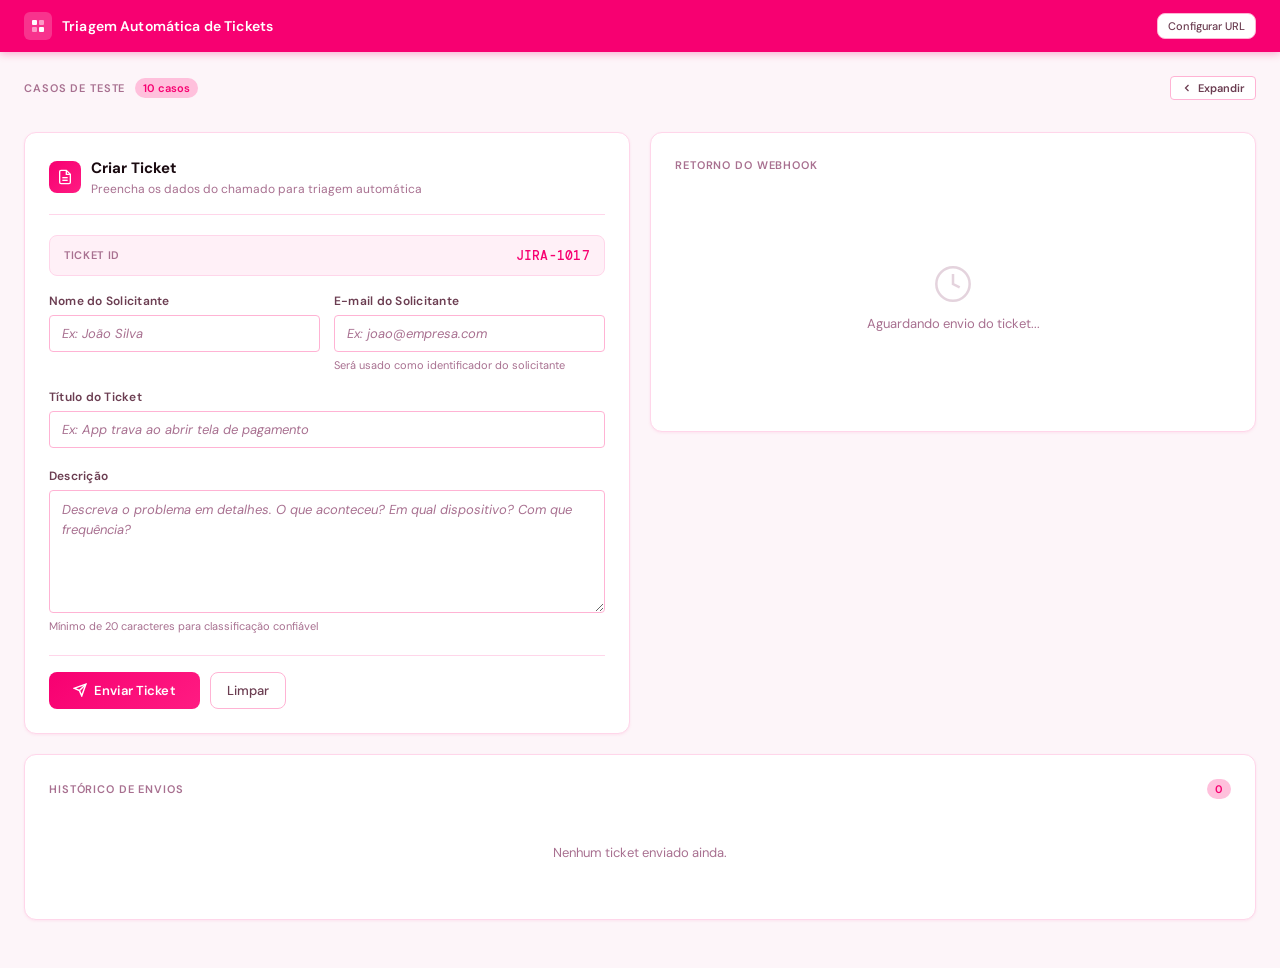
<file: frontend/index.html>
<!DOCTYPE html>
<html lang="pt-BR">
<head>
  <meta charset="UTF-8" />
  <meta name="viewport" content="width=device-width, initial-scale=1.0" />
  <title>Triagem de Tickets — Jira Triage</title>
  <link rel="stylesheet" href="style.css" />
</head>
<body>

  <!-- TOPBAR -->
  <header class="topbar">
    <div class="topbar-brand">
      <div class="topbar-logo">
        <svg viewBox="0 0 16 16" fill="none" xmlns="http://www.w3.org/2000/svg">
          <rect x="2" y="2" width="5" height="5" rx="1" fill="white"/>
          <rect x="9" y="2" width="5" height="5" rx="1" fill="rgba(255,255,255,0.5)"/>
          <rect x="2" y="9" width="5" height="5" rx="1" fill="rgba(255,255,255,0.5)"/>
          <rect x="9" y="9" width="5" height="5" rx="1" fill="white"/>
        </svg>
      </div>
      <div>
        <div class="topbar-title">Triagem Automática de Tickets</div>
      </div>
    </div>
    <div class="topbar-right">
      <button class="btn-secondary" onclick="editWebhookUrl()" style="font-size:11px;padding:5px 10px;">
        Configurar URL
      </button>
    </div>
  </header>

  <!-- MAIN LAYOUT -->
  <main class="app-layout">

    <!-- PRESET SECTION -->
    <section class="presets-section">
      <div class="presets-header">
        <div class="presets-header-left">
          <span class="section-label">Casos de Teste</span>
          <span class="section-count">10 casos</span>
        </div>
        <button class="btn-collapse collapsed" id="btn-collapse-presets" onclick="togglePresets()">
          <svg width="12" height="12" viewBox="0 0 24 24" fill="none" stroke="currentColor" stroke-width="2.5">
            <polyline points="18 15 12 9 6 15"/>
          </svg>
          <span>Expandir</span>
        </button>
      </div>
      <div class="presets-collapsible collapsed" id="presets-collapsible">
        <div id="presets-grid" class="presets-grid">
          <!-- Rendered by JS -->
        </div>
      </div>
    </section>

    <!-- FORM SECTION -->
    <section class="form-section">
      <div class="card form-card">

        <div class="form-title-bar">
          <div class="form-icon">
            <svg viewBox="0 0 24 24" fill="none" stroke="currentColor" stroke-width="2">
              <path d="M14 2H6a2 2 0 0 0-2 2v16a2 2 0 0 0 2 2h12a2 2 0 0 0 2-2V8z"/>
              <polyline points="14 2 14 8 20 8"/>
              <line x1="16" y1="13" x2="8" y2="13"/>
              <line x1="16" y1="17" x2="8" y2="17"/>
            </svg>
          </div>
          <div class="form-title-text">
            <h2>Criar Ticket</h2>
            <p>Preencha os dados do chamado para triagem automática</p>
          </div>
        </div>

        <!-- TICKET ID -->
        <div class="ticket-id-bar">
          <span class="ticket-id-label">Ticket ID</span>
          <span class="ticket-id-value" id="ticket-id-display">JIRA-1017</span>
        </div>

        <!-- FORM FIELDS -->
        <div class="form-row">
          <div class="form-group">
            <label for="field-nome">Nome do Solicitante</label>
            <input
              type="text"
              id="field-nome"
              class="form-input"
              placeholder="Ex: João Silva"
              autocomplete="name"
            />
            <span class="field-hint"></span>
          </div>
          <div class="form-group">
            <label for="field-email">E-mail do Solicitante</label>
            <input
              type="email"
              id="field-email"
              class="form-input"
              placeholder="Ex: joao@empresa.com"
              autocomplete="email"
            />
            <span class="field-hint">Será usado como identificador do solicitante</span>
          </div>
        </div>

        <div class="form-row">
          <div class="form-group full-width">
            <label for="field-titulo">Título do Ticket</label>
            <input
              type="text"
              id="field-titulo"
              class="form-input"
              placeholder="Ex: App trava ao abrir tela de pagamento"
              maxlength="200"
            />
            <span class="field-hint"></span>
          </div>
        </div>

        <div class="form-row">
          <div class="form-group full-width">
            <label for="field-descricao">Descrição</label>
            <textarea
              id="field-descricao"
              class="form-textarea"
              placeholder="Descreva o problema em detalhes. O que aconteceu? Em qual dispositivo? Com que frequência?"
              rows="5"
            ></textarea>
            <span class="field-hint">Mínimo de 20 caracteres para classificação confiável</span>
          </div>
        </div>

        <div class="submit-row">
          <button class="btn-primary" id="submit-btn" onclick="handleSubmit()">
            <div class="sending-spinner" id="btn-spinner"></div>
            <svg id="btn-icon" width="14" height="14" viewBox="0 0 24 24" fill="none" stroke="currentColor" stroke-width="2.5">
              <line x1="22" y1="2" x2="11" y2="13"/><polygon points="22 2 15 22 11 13 2 9 22 2"/>
            </svg>
            <span id="btn-text">Enviar Ticket</span>
          </button>
          <button class="btn-secondary" onclick="resetForm()">Limpar</button>
        </div>

      </div>
    </section>

    <!-- RESPONSE SECTION -->
    <section class="response-section">
      <div class="card response-card">

        <div class="section-header" style="margin-bottom:16px;">
          <span class="section-label">Retorno do Webhook</span>
          <div style="display:flex;align-items:center;gap:8px;">
            <span class="response-time" id="response-time"></span>
            <span class="response-status-pill" id="response-status-pill"></span>
          </div>
        </div>

        <!-- EMPTY STATE -->
        <div class="response-empty" id="response-empty">
          <svg width="40" height="40" viewBox="0 0 24 24" fill="none" stroke="currentColor" stroke-width="1.5">
            <circle cx="12" cy="12" r="10"/>
            <polyline points="12 6 12 12 16 14"/>
          </svg>
          <p>Aguardando envio do ticket...</p>
        </div>

        <!-- RESPONSE CONTENT -->
        <div class="response-content" id="response-content">

          <!-- Classification cards (shown only on success) -->
          <div class="response-classification" id="response-classification" style="display:none;">
            <div class="class-item">
              <div class="class-item-label">Tipo</div>
              <div class="class-item-value" id="class-tipo">–</div>
            </div>
            <div class="class-item">
              <div class="class-item-label">Severidade</div>
              <div class="class-item-value" id="class-severidade">–</div>
            </div>
            <div class="class-item">
              <div class="class-item-label">Time</div>
              <div class="class-item-value" id="class-time">–</div>
            </div>
          </div>

          <!-- Raw JSON -->
          <div class="response-json-box">
            <pre id="response-json"></pre>
          </div>

        </div>

      </div>
    </section>

    <!-- HISTORY SECTION -->
    <section class="history-section">
      <div class="card history-card">
        <div class="section-header">
          <span class="section-label">Histórico de Envios</span>
          <span class="section-count" id="history-count">0</span>
        </div>
        <div id="history-table-container">
          <div class="history-empty">Nenhum ticket enviado ainda.</div>
        </div>
      </div>
    </section>

  </main>

  <!-- LOADING OVERLAY -->
  <div class="loading-overlay" id="loading-overlay" style="display:none;">
    <div class="loading-card">
      <div class="loading-spinner-large"></div>
      <div>
        <div class="loading-text">Enviando para n8n...</div>
        <div class="loading-sub">Aguardando resposta do webhook</div>
      </div>
    </div>
  </div>

  <!-- TOAST CONTAINER -->
  <div class="toast-container" id="toast-container"></div>

  <script src="app.js"></script>
</body>
</html>
</file>
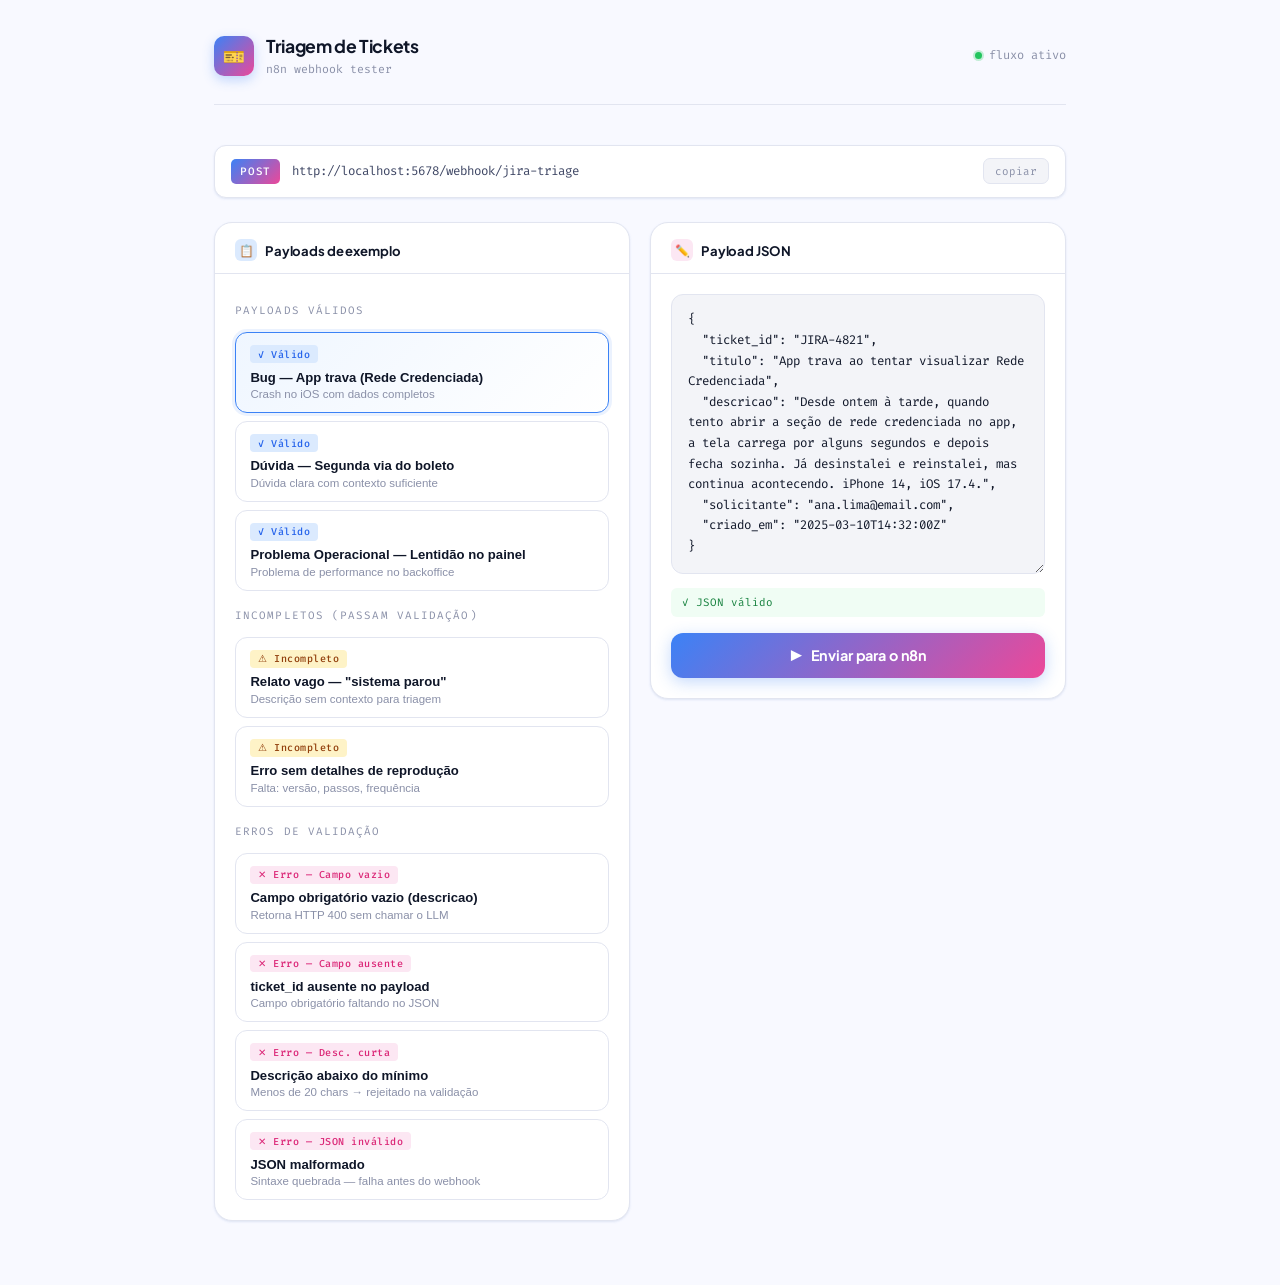
<file: frontend/preview.html>
<!DOCTYPE html>
<html lang="pt-BR">
<head>
  <meta charset="UTF-8">
  <meta name="viewport" content="width=device-width, initial-scale=1.0">
  <title>Triagem de Tickets · n8n Tester</title>
<style>
@import url('https://fonts.googleapis.com/css2?family=Plus+Jakarta+Sans:wght@400;500;600;700;800&family=Fira+Code:wght@400;500&display=swap');

/* ─── TOKENS ─── */
:root {
  --blue-50: #eff6ff;
  --blue-100: #dbeafe;
  --blue-200: #bfdbfe;
  --blue-400: #60a5fa;
  --blue-500: #3b82f6;
  --blue-600: #2563eb;
  --blue-700: #1d4ed8;

  --pink-50: #fdf2f8;
  --pink-100: #fce7f3;
  --pink-200: #fbcfe8;
  --pink-400: #f472b6;
  --pink-500: #ec4899;
  --pink-600: #db2777;

  --bg: #f8f9ff;
  --surface: #ffffff;
  --surface2: #f3f4f8;
  --border: #e2e5f0;
  --border-strong: #c7cde3;
  --text: #0f1628;
  --text-2: #3d4563;
  --text-muted: #8a90a8;

  --gradient: linear-gradient(135deg, var(--blue-500), var(--pink-500));
  --gradient-soft: linear-gradient(135deg, #eff6ff, #fdf2f8);

  --radius: 12px;
  --radius-lg: 18px;
  --shadow-sm: 0 1px 3px rgba(37, 99, 235, 0.08), 0 1px 2px rgba(0,0,0,0.04);
  --shadow: 0 4px 16px rgba(37, 99, 235, 0.10), 0 1px 4px rgba(0,0,0,0.06);
  --shadow-lg: 0 12px 40px rgba(37, 99, 235, 0.14), 0 2px 8px rgba(0,0,0,0.06);

  --sans: 'Plus Jakarta Sans', sans-serif;
  --mono: 'Fira Code', monospace;
}

/* ─── RESET ─── */
*, *::before, *::after { box-sizing: border-box; margin: 0; padding: 0; }

body {
  font-family: var(--sans);
  background: var(--bg);
  color: var(--text);
  min-height: 100vh;
  font-size: 15px;
  line-height: 1.6;
}

/* ─── LAYOUT ─── */
.app {
  max-width: 900px;
  margin: 0 auto;
  padding: 2rem 1.5rem 4rem;
}

/* ─── HEADER ─── */
.header {
  display: flex;
  align-items: center;
  justify-content: space-between;
  margin-bottom: 2.5rem;
  padding-bottom: 1.5rem;
  border-bottom: 1px solid var(--border);
}

.header-brand {
  display: flex;
  align-items: center;
  gap: 0.75rem;
}

.header-icon {
  width: 40px;
  height: 40px;
  border-radius: 10px;
  background: var(--gradient);
  display: flex;
  align-items: center;
  justify-content: center;
  font-size: 1.1rem;
  box-shadow: 0 4px 12px rgba(59, 130, 246, 0.3);
}

.header-title {
  font-size: 1.1rem;
  font-weight: 700;
  color: var(--text);
  letter-spacing: -0.02em;
}

.header-sub {
  font-size: 0.72rem;
  color: var(--text-muted);
  font-family: var(--mono);
  margin-top: 1px;
}

.status-dot {
  display: flex;
  align-items: center;
  gap: 0.45rem;
  font-size: 0.75rem;
  color: var(--text-muted);
  font-family: var(--mono);
}

.status-dot::before {
  content: '';
  width: 7px; height: 7px;
  border-radius: 50%;
  background: #22c55e;
  box-shadow: 0 0 0 2px rgba(34, 197, 94, 0.25);
  animation: pulse 2s ease infinite;
}

@keyframes pulse {
  0%, 100% { opacity: 1; }
  50% { opacity: 0.5; }
}

/* ─── WEBHOOK URL BAR ─── */
.webhook-bar {
  background: var(--surface);
  border: 1px solid var(--border);
  border-radius: var(--radius);
  padding: 0.8rem 1rem;
  display: flex;
  align-items: center;
  gap: 0.75rem;
  margin-bottom: 1.5rem;
  box-shadow: var(--shadow-sm);
}

.webhook-method {
  background: var(--gradient);
  color: white;
  font-family: var(--mono);
  font-size: 0.68rem;
  font-weight: 500;
  padding: 0.22rem 0.55rem;
  border-radius: 5px;
  letter-spacing: 0.08em;
  flex-shrink: 0;
}

.webhook-url-input {
  flex: 1;
  border: none;
  background: transparent;
  font-family: var(--mono);
  font-size: 0.78rem;
  color: var(--text-2);
  outline: none;
  min-width: 0;
}

.webhook-url-input::placeholder { color: var(--text-muted); }

.webhook-copy-btn {
  border: 1px solid var(--border);
  background: var(--surface2);
  border-radius: 7px;
  padding: 0.28rem 0.7rem;
  font-family: var(--mono);
  font-size: 0.68rem;
  color: var(--text-muted);
  cursor: pointer;
  transition: all 0.18s;
  flex-shrink: 0;
}

.webhook-copy-btn:hover {
  border-color: var(--blue-400);
  color: var(--blue-600);
  background: var(--blue-50);
}

/* ─── MAIN GRID ─── */
.main-grid {
  display: grid;
  grid-template-columns: 1fr 1fr;
  gap: 1.25rem;
  align-items: start;
}

@media (max-width: 700px) {
  .main-grid { grid-template-columns: 1fr; }
}

/* ─── CARDS ─── */
.card {
  background: var(--surface);
  border: 1px solid var(--border);
  border-radius: var(--radius-lg);
  box-shadow: var(--shadow-sm);
  overflow: hidden;
}

.card-header {
  padding: 1rem 1.25rem 0.75rem;
  border-bottom: 1px solid var(--border);
  display: flex;
  align-items: center;
  justify-content: space-between;
}

.card-title {
  font-size: 0.82rem;
  font-weight: 700;
  color: var(--text);
  display: flex;
  align-items: center;
  gap: 0.5rem;
  letter-spacing: -0.01em;
}

.card-title-icon {
  width: 22px; height: 22px;
  border-radius: 6px;
  display: flex; align-items: center; justify-content: center;
  font-size: 0.75rem;
}

.icon-blue { background: var(--blue-100); }
.icon-pink { background: var(--pink-100); }
.icon-gray { background: var(--surface2); }

.card-body { padding: 1.25rem; }

/* ─── PRESET SELECTOR ─── */
.preset-grid {
  display: flex;
  flex-direction: column;
  gap: 0.5rem;
}

.preset-item {
  border: 1.5px solid var(--border);
  border-radius: var(--radius);
  padding: 0.75rem 0.9rem;
  cursor: pointer;
  transition: all 0.18s ease;
  background: var(--surface);
  text-align: left;
  width: 100%;
}

.preset-item:hover {
  border-color: var(--blue-400);
  background: var(--blue-50);
  transform: translateX(3px);
}

.preset-item.active {
  border-color: var(--blue-500);
  background: linear-gradient(135deg, var(--blue-50), #fff);
  box-shadow: 0 0 0 3px rgba(59, 130, 246, 0.1);
}

.preset-item.preset-error {
  border-color: var(--border);
}

.preset-item.preset-error:hover {
  border-color: var(--pink-400);
  background: var(--pink-50);
}

.preset-item.preset-error.active {
  border-color: var(--pink-500);
  background: linear-gradient(135deg, var(--pink-50), #fff);
  box-shadow: 0 0 0 3px rgba(236, 72, 153, 0.1);
}

.preset-badge {
  display: inline-flex;
  align-items: center;
  gap: 0.3rem;
  font-size: 0.63rem;
  font-family: var(--mono);
  font-weight: 500;
  padding: 0.15rem 0.5rem;
  border-radius: 4px;
  margin-bottom: 0.35rem;
  letter-spacing: 0.05em;
}

.badge-ok { background: var(--blue-100); color: var(--blue-600); }
.badge-warn { background: #fef3c7; color: #92400e; }
.badge-err { background: var(--pink-100); color: var(--pink-600); }

.preset-name {
  font-size: 0.82rem;
  font-weight: 600;
  color: var(--text);
  line-height: 1.3;
  display: block;
}

.preset-desc {
  font-size: 0.72rem;
  color: var(--text-muted);
  margin-top: 0.15rem;
  display: block;
}

.preset-section-label {
  font-size: 0.68rem;
  font-family: var(--mono);
  letter-spacing: 0.1em;
  text-transform: uppercase;
  color: var(--text-muted);
  padding: 0.5rem 0 0.3rem;
  display: block;
}

/* ─── PAYLOAD EDITOR ─── */
.payload-editor-wrap {
  position: relative;
}

.payload-textarea {
  width: 100%;
  font-family: var(--mono);
  font-size: 0.78rem;
  line-height: 1.65;
  color: var(--text);
  background: var(--surface2);
  border: 1.5px solid var(--border);
  border-radius: var(--radius);
  padding: 0.9rem 1rem;
  resize: vertical;
  min-height: 280px;
  outline: none;
  transition: border-color 0.18s;
  tab-size: 2;
}

.payload-textarea:focus {
  border-color: var(--blue-400);
  background: #fafbff;
}

.payload-textarea.has-error {
  border-color: var(--pink-400);
  background: #fff8fb;
}

.json-validation {
  display: flex;
  align-items: center;
  gap: 0.4rem;
  font-family: var(--mono);
  font-size: 0.68rem;
  margin-top: 0.5rem;
  padding: 0.35rem 0.7rem;
  border-radius: 6px;
  transition: all 0.2s;
}

.json-validation.valid { background: #f0fdf4; color: #15803d; }
.json-validation.invalid { background: var(--pink-50); color: var(--pink-600); }
.json-validation.neutral { background: var(--surface2); color: var(--text-muted); }

/* ─── SEND BUTTON ─── */
.send-btn {
  width: 100%;
  margin-top: 1rem;
  padding: 0.85rem 1.5rem;
  background: var(--gradient);
  border: none;
  border-radius: var(--radius);
  color: white;
  font-family: var(--sans);
  font-size: 0.9rem;
  font-weight: 700;
  cursor: pointer;
  transition: all 0.2s ease;
  display: flex;
  align-items: center;
  justify-content: center;
  gap: 0.5rem;
  letter-spacing: -0.01em;
  box-shadow: 0 4px 16px rgba(59, 130, 246, 0.3);
}

.send-btn:hover:not(:disabled) {
  transform: translateY(-1px);
  box-shadow: 0 8px 24px rgba(59, 130, 246, 0.35);
}

.send-btn:active:not(:disabled) {
  transform: translateY(0);
}

.send-btn:disabled {
  opacity: 0.6;
  cursor: not-allowed;
}

.send-btn .spinner {
  width: 16px; height: 16px;
  border: 2px solid rgba(255,255,255,0.4);
  border-top-color: white;
  border-radius: 50%;
  animation: spin 0.7s linear infinite;
}

@keyframes spin { to { transform: rotate(360deg); } }

/* ─── RESPONSE PANEL ─── */
.response-panel {
  grid-column: 1 / -1;
  display: none;
}

.response-panel.visible {
  display: block;
  animation: slideDown 0.3s ease;
}

@keyframes slideDown {
  from { opacity: 0; transform: translateY(-8px); }
  to { opacity: 1; transform: translateY(0); }
}

/* ─── STATUS BAR ─── */
.status-bar {
  display: flex;
  align-items: center;
  gap: 0.75rem;
  padding: 0.85rem 1.25rem;
  border-radius: var(--radius);
  margin-bottom: 1rem;
  font-weight: 600;
  font-size: 0.85rem;
}

.status-bar.success {
  background: linear-gradient(135deg, #f0fdf4, #ecfdf5);
  border: 1px solid #86efac;
  color: #15803d;
}

.status-bar.error {
  background: linear-gradient(135deg, var(--pink-50), #fff);
  border: 1px solid var(--pink-200);
  color: var(--pink-600);
}

.status-bar.warning {
  background: linear-gradient(135deg, #fffbeb, #fefce8);
  border: 1px solid #fde68a;
  color: #92400e;
}

.status-bar.loading {
  background: linear-gradient(135deg, var(--blue-50), #fff);
  border: 1px solid var(--blue-200);
  color: var(--blue-600);
}

.status-code {
  margin-left: auto;
  font-family: var(--mono);
  font-size: 0.72rem;
  opacity: 0.7;
}

/* ─── RESULT GRID ─── */
.result-content {
  display: grid;
  grid-template-columns: 1fr 1fr;
  gap: 1rem;
}

@media (max-width: 600px) {
  .result-content { grid-template-columns: 1fr; }
}

.result-fields {
  background: var(--surface);
  border: 1px solid var(--border);
  border-radius: var(--radius);
  overflow: hidden;
}

.result-field {
  display: flex;
  justify-content: space-between;
  align-items: center;
  padding: 0.65rem 1rem;
  border-bottom: 1px solid var(--border);
  gap: 0.75rem;
}

.result-field:last-child { border-bottom: none; }

.result-field-key {
  font-family: var(--mono);
  font-size: 0.7rem;
  color: var(--text-muted);
  letter-spacing: 0.05em;
  flex-shrink: 0;
}

.result-field-val {
  font-size: 0.82rem;
  font-weight: 600;
  color: var(--text);
  text-align: right;
}

/* ─── CHIPS / BADGES ─── */
.chip {
  display: inline-flex;
  align-items: center;
  gap: 0.3rem;
  padding: 0.2rem 0.65rem;
  border-radius: 99px;
  font-size: 0.72rem;
  font-weight: 600;
  font-family: var(--mono);
}

.chip-bug { background: #fef2f2; color: #dc2626; }
.chip-duvida { background: var(--blue-100); color: var(--blue-700); }
.chip-operacional { background: #fff7ed; color: #c2410c; }
.chip-alta { background: #fef2f2; color: #dc2626; }
.chip-media { background: #fefce8; color: #a16207; }
.chip-baixa { background: #f0fdf4; color: #15803d; }
.chip-eng { background: #f5f3ff; color: #7c3aed; }
.chip-prod { background: var(--blue-100); color: var(--blue-700); }
.chip-ops { background: #fff7ed; color: #c2410c; }

/* ─── RAW JSON RESPONSE ─── */
.raw-response {
  background: var(--surface);
  border: 1px solid var(--border);
  border-radius: var(--radius);
  overflow: hidden;
}

.raw-response-header {
  padding: 0.6rem 1rem;
  border-bottom: 1px solid var(--border);
  display: flex;
  align-items: center;
  justify-content: space-between;
  background: var(--surface2);
}

.raw-label {
  font-family: var(--mono);
  font-size: 0.65rem;
  color: var(--text-muted);
  letter-spacing: 0.1em;
  text-transform: uppercase;
}

.raw-copy {
  font-family: var(--mono);
  font-size: 0.65rem;
  background: none;
  border: 1px solid var(--border);
  border-radius: 4px;
  color: var(--text-muted);
  padding: 0.15rem 0.5rem;
  cursor: pointer;
  transition: all 0.18s;
}

.raw-copy:hover { border-color: var(--blue-400); color: var(--blue-600); }

.raw-pre {
  padding: 0.9rem 1rem;
  font-family: var(--mono);
  font-size: 0.75rem;
  line-height: 1.65;
  color: var(--text-2);
  overflow-x: auto;
  white-space: pre;
  max-height: 200px;
  overflow-y: auto;
}

/* ─── ERROR / INCOMPLETE DETAIL ─── */
.detail-box {
  background: var(--surface);
  border: 1px solid var(--border);
  border-radius: var(--radius);
  padding: 1rem 1.1rem;
}

.detail-box.error-box { border-color: var(--pink-200); background: var(--pink-50); }
.detail-box.warn-box { border-color: #fde68a; background: #fffbeb; }

.detail-title {
  font-size: 0.78rem;
  font-weight: 700;
  margin-bottom: 0.4rem;
  display: flex;
  align-items: center;
  gap: 0.4rem;
}

.detail-msg {
  font-family: var(--mono);
  font-size: 0.73rem;
  color: var(--text-2);
  line-height: 1.55;
}

/* ─── HISTORY ─── */
.history-section {
  margin-top: 1.5rem;
}

.history-title {
  font-size: 0.72rem;
  font-family: var(--mono);
  letter-spacing: 0.1em;
  text-transform: uppercase;
  color: var(--text-muted);
  margin-bottom: 0.6rem;
}

.history-list {
  display: flex;
  flex-direction: column;
  gap: 0.4rem;
  max-height: 160px;
  overflow-y: auto;
}

.history-item {
  display: flex;
  align-items: center;
  gap: 0.75rem;
  padding: 0.5rem 0.75rem;
  background: var(--surface);
  border: 1px solid var(--border);
  border-radius: 8px;
  font-size: 0.75rem;
  cursor: pointer;
  transition: all 0.15s;
}

.history-item:hover {
  border-color: var(--blue-300);
  background: var(--blue-50);
}

.history-status {
  width: 7px; height: 7px;
  border-radius: 50%;
  flex-shrink: 0;
}

.hs-ok { background: #22c55e; }
.hs-err { background: var(--pink-500); }
.hs-warn { background: #f59e0b; }

.history-id { font-family: var(--mono); color: var(--text-muted); flex-shrink: 0; }
.history-title-text { color: var(--text-2); flex: 1; overflow: hidden; text-overflow: ellipsis; white-space: nowrap; }
.history-time { font-family: var(--mono); font-size: 0.65rem; color: var(--text-muted); flex-shrink: 0; }

/* ─── SCROLLBAR ─── */
::-webkit-scrollbar { width: 5px; height: 5px; }
::-webkit-scrollbar-track { background: transparent; }
::-webkit-scrollbar-thumb { background: var(--border-strong); border-radius: 99px; }
</style>
</head>
<body>
  <div class="app">
    <header class="header">
      <div class="header-brand">
        <div class="header-icon">🎫</div>
        <div>
          <div class="header-title">Triagem de Tickets</div>
          <div class="header-sub">n8n webhook tester</div>
        </div>
      </div>
      <div class="status-dot">fluxo ativo</div>
    </header>
    <div class="webhook-bar">
      <span class="webhook-method">POST</span>
      <input class="webhook-url-input" id="webhook-url" type="url" placeholder="http://localhost:5678/webhook/jira-triage" value="http://localhost:5678/webhook/jira-triage" spellcheck="false">
      <button class="webhook-copy-btn" id="copy-url-btn" onclick="copyWebhookUrl()">copiar</button>
    </div>
    <div class="main-grid">
      <div class="card">
        <div class="card-header">
          <div class="card-title">
            <div class="card-title-icon icon-blue">📋</div>
            Payloads de exemplo
          </div>
        </div>
        <div class="card-body">
          <div class="preset-grid" id="preset-list"></div>
        </div>
      </div>
      <div>
        <div class="card" style="margin-bottom: 1rem;">
          <div class="card-header">
            <div class="card-title">
              <div class="card-title-icon icon-pink">✏️</div>
              Payload JSON
            </div>
          </div>
          <div class="card-body">
            <div class="payload-editor-wrap">
              <textarea class="payload-textarea" id="payload-textarea" spellcheck="false" autocomplete="off" placeholder='{ "ticket_id": "JIRA-0001", ... }'></textarea>
              <div class="json-validation neutral" id="json-indicator">— editor vazio</div>
            </div>
            <button class="send-btn" id="send-btn" onclick="sendRequest()">
              <span>▶</span> Enviar para o n8n
            </button>
          </div>
        </div>
        <div id="history-section" style="display:none">
          <div class="history-title">Histórico de envios</div>
          <div class="history-list" id="history-list"></div>
        </div>
      </div>
      <div class="response-panel" id="response-panel"></div>
    </div>
  </div>
<script>

// PRESETS — payloads de entrada
const PRESETS = [
  // ── VÁLIDOS ──
  {
    id: 'bug-app',
    badge: 'ok',
    badgeLabel: '✓ Válido',
    name: 'Bug — App trava (Rede Credenciada)',
    desc: 'Crash no iOS com dados completos',
    payload: {
      ticket_id: 'JIRA-4821',
      titulo: 'App trava ao tentar visualizar Rede Credenciada',
      descricao: 'Desde ontem à tarde, quando tento abrir a seção de rede credenciada no app, a tela carrega por alguns segundos e depois fecha sozinha. Já desinstalei e reinstalei, mas continua acontecendo. iPhone 14, iOS 17.4.',
      solicitante: 'ana.lima@email.com',
      criado_em: '2025-03-10T14:32:00Z'
    }
  },
  {
    id: 'duvida-boleto',
    badge: 'ok',
    badgeLabel: '✓ Válido',
    name: 'Dúvida — Segunda via do boleto',
    desc: 'Dúvida clara com contexto suficiente',
    payload: {
      ticket_id: 'JIRA-4900',
      titulo: 'Como emitir segunda via do boleto pelo app?',
      descricao: 'Preciso pagar minha fatura mas não encontrei onde baixar a segunda via do boleto no aplicativo. Já tentei pelo menu principal, histórico de pagamentos e configurações de conta, mas a opção não aparece. Estou usando Android 13, app versão 4.2.1.',
      solicitante: 'carlos.melo@email.com',
      criado_em: '2025-03-11T09:15:00Z'
    }
  },
  {
    id: 'operacional-lentidao',
    badge: 'ok',
    badgeLabel: '✓ Válido',
    name: 'Problema Operacional — Lentidão no painel',
    desc: 'Problema de performance no backoffice',
    payload: {
      ticket_id: 'JIRA-5103',
      titulo: 'Painel administrativo extremamente lento desde atualização',
      descricao: 'Após a atualização do sistema realizada na sexta-feira (07/03), o painel administrativo está demorando mais de 40 segundos para carregar qualquer relatório. Antes da atualização carregava em menos de 3 segundos. Afeta todos os usuários do time de operações (7 pessoas). Já tentamos limpar cache e acessar de diferentes navegadores sem sucesso.',
      solicitante: 'patricia.ops@alice.com.br',
      criado_em: '2025-03-10T11:00:00Z'
    }
  },
  // ── INCOMPLETOS (passam validação mas LLM retorna incompleto) ──
  {
    id: 'incompleto-vago',
    badge: 'warn',
    badgeLabel: '⚠ Incompleto',
    name: 'Relato vago — "sistema parou"',
    desc: 'Descrição sem contexto para triagem',
    payload: {
      ticket_id: 'JIRA-5001',
      titulo: 'Sistema com problema',
      descricao: 'O sistema parou de funcionar hoje de manhã. Por favor verificar.',
      solicitante: 'joao.silva@email.com',
      criado_em: '2025-03-10T08:00:00Z'
    }
  },
  {
    id: 'incompleto-sem-contexto',
    badge: 'warn',
    badgeLabel: '⚠ Incompleto',
    name: 'Erro sem detalhes de reprodução',
    desc: 'Falta: versão, passos, frequência',
    payload: {
      ticket_id: 'JIRA-5050',
      titulo: 'Não consigo fazer login',
      descricao: 'Não está funcionando o login. Dá um erro.',
      solicitante: 'usuario@email.com',
      criado_em: '2025-03-12T16:45:00Z'
    }
  },
  // ── ERROS DE VALIDAÇÃO ──
  {
    id: 'erro-sem-descricao',
    badge: 'err',
    badgeLabel: '✕ Erro — Campo vazio',
    name: 'Campo obrigatório vazio (descricao)',
    desc: 'Retorna HTTP 400 sem chamar o LLM',
    payload: {
      ticket_id: 'JIRA-5200',
      titulo: 'Erro no pagamento',
      descricao: '',
      solicitante: 'teste@email.com',
      criado_em: '2025-03-10T10:00:00Z'
    }
  },
  {
    id: 'erro-sem-id',
    badge: 'err',
    badgeLabel: '✕ Erro — Campo ausente',
    name: 'ticket_id ausente no payload',
    desc: 'Campo obrigatório faltando no JSON',
    payload: {
      titulo: 'Bug no checkout',
      descricao: 'Ao finalizar a compra o sistema retorna erro 500 sem mensagem de detalhe.',
      solicitante: 'comprador@email.com',
      criado_em: '2025-03-13T14:20:00Z'
    }
  },
  {
    id: 'erro-descricao-curta',
    badge: 'err',
    badgeLabel: '✕ Erro — Desc. curta',
    name: 'Descrição abaixo do mínimo',
    desc: 'Menos de 20 chars → rejeitado na validação',
    payload: {
      ticket_id: 'JIRA-5300',
      titulo: 'Tela branca',
      descricao: 'App bugado.',
      solicitante: 'pedro@email.com',
      criado_em: '2025-03-14T09:00:00Z'
    }
  },
  {
    id: 'erro-json-invalido',
    badge: 'err',
    badgeLabel: '✕ Erro — JSON inválido',
    name: 'JSON malformado',
    desc: 'Sintaxe quebrada — falha antes do webhook',
    payload: '{ "ticket_id": "JIRA-9999", "titulo": "Teste, "descricao": "faltou fechar aspas }'
  }
];

// STATE
let activePreset = null;
let requestHistory = [];

// INIT
document.addEventListener('DOMContentLoaded', () => {
  buildPresets();
  loadPreset('bug-app');

  // Live JSON validation
  document.getElementById('payload-textarea').addEventListener('input', validateJSON);
});

// BUILD PRESET LIST
function buildPresets() {
  const container = document.getElementById('preset-list');
  const groups = {
    ok:   { label: 'Payloads válidos', items: [] },
    warn: { label: 'Incompletos (passam validação)', items: [] },
    err:  { label: 'Erros de validação', items: [] }
  };

  PRESETS.forEach(p => groups[p.badge]?.items.push(p));

  Object.entries(groups).forEach(([type, group]) => {
    const label = document.createElement('span');
    label.className = 'preset-section-label';
    label.textContent = group.label;
    container.appendChild(label);

    group.items.forEach(p => {
      const btn = document.createElement('button');
      btn.className = `preset-item ${type === 'err' ? 'preset-error' : ''}`;
      btn.dataset.presetId = p.id;
      btn.innerHTML = `
        <span class="preset-badge badge-${type === 'ok' ? 'ok' : type === 'warn' ? 'warn' : 'err'}">${p.badgeLabel}</span>
        <span class="preset-name">${p.name}</span>
        <span class="preset-desc">${p.desc}</span>
      `;
      btn.addEventListener('click', () => loadPreset(p.id));
      container.appendChild(btn);
    });
  });
}

// LOAD PRESET INTO EDITOR
function loadPreset(id) {
  const preset = PRESETS.find(p => p.id === id);
  if (!preset) return;

  activePreset = id;

  // Update active state
  document.querySelectorAll('.preset-item').forEach(el => {
    el.classList.toggle('active', el.dataset.presetId === id);
  });

  const textarea = document.getElementById('payload-textarea');
  if (typeof preset.payload === 'string') {
    textarea.value = preset.payload;
  } else {
    textarea.value = JSON.stringify(preset.payload, null, 2);
  }

  validateJSON();
  clearResponse();
}

// JSON VALIDATION
function validateJSON() {
  const val = document.getElementById('payload-textarea').value.trim();
  const indicator = document.getElementById('json-indicator');
  const textarea = document.getElementById('payload-textarea');

  if (!val) {
    indicator.className = 'json-validation neutral';
    indicator.textContent = '— editor vazio';
    textarea.classList.remove('has-error');
    return;
  }

  try {
    JSON.parse(val);
    indicator.className = 'json-validation valid';
    indicator.textContent = '✓ JSON válido';
    textarea.classList.remove('has-error');
  } catch (e) {
    indicator.className = 'json-validation invalid';
    indicator.textContent = `✕ JSON inválido — ${e.message.split('\n')[0]}`;
    textarea.classList.add('has-error');
  }
}

// COPY WEBHOOK URL
function copyWebhookUrl() {
  const url = document.getElementById('webhook-url').value;
  navigator.clipboard.writeText(url).then(() => {
    const btn = document.getElementById('copy-url-btn');
    btn.textContent = 'copiado!';
    setTimeout(() => btn.textContent = 'copiar', 1500);
  });
}

// SEND REQUEST
async function sendRequest() {
  const rawPayload = document.getElementById('payload-textarea').value.trim();
  const webhookUrl = document.getElementById('webhook-url').value.trim();
  const btn = document.getElementById('send-btn');

  // Validate JSON first
  let parsedPayload;
  try {
    parsedPayload = JSON.parse(rawPayload);
  } catch (e) {
    showClientError('JSON inválido', `O payload não é um JSON válido e não pode ser enviado.\n${e.message}`);
    return;
  }

  if (!webhookUrl) {
    showClientError('URL do webhook vazia', 'Informe a URL do webhook do n8n antes de enviar.');
    return;
  }

  // Loading state
  btn.disabled = true;
  btn.innerHTML = '<span class="spinner"></span> Enviando...';
  showLoading();

  const startTime = Date.now();

  try {
    const response = await fetch(webhookUrl, {
      method: 'POST',
      headers: { 'Content-Type': 'application/json' },
      body: JSON.stringify(parsedPayload)
    });

    const elapsed = Date.now() - startTime;
    let responseData;

    try {
      responseData = await response.json();
    } catch {
      responseData = { error: 'Resposta não é JSON válido' };
    }

    addToHistory(parsedPayload, response.status, responseData);
    showResponse(response.status, responseData, elapsed, parsedPayload);

  } catch (err) {
    const elapsed = Date.now() - startTime;
    const isNetworkErr = err.name === 'TypeError' && err.message.includes('fetch');
    showNetworkError(
      isNetworkErr
        ? 'Não foi possível conectar ao webhook. Verifique se o n8n está rodando e a URL está correta.'
        : err.message,
      elapsed
    );
  } finally {
    btn.disabled = false;
    btn.innerHTML = '<span>▶</span> Enviar para o n8n';
  }
}

// SHOW RESPONSE
function showLoading() {
  const panel = document.getElementById('response-panel');
  panel.className = 'response-panel visible card';
  panel.innerHTML = `
    <div class="card-body">
      <div class="status-bar loading">
        <span class="spinner" style="width:14px;height:14px;border-width:2px"></span>
        Aguardando resposta do n8n...
      </div>
    </div>`;
}

function clearResponse() {
  const panel = document.getElementById('response-panel');
  panel.className = 'response-panel';
  panel.innerHTML = '';
}

function showClientError(title, msg) {
  const panel = document.getElementById('response-panel');
  panel.className = 'response-panel visible card';
  panel.innerHTML = `
    <div class="card-body">
      <div class="status-bar error">
        <span>✕</span> ${title}
      </div>
      <div class="detail-box error-box">
        <div class="detail-title">Erro no cliente</div>
        <div class="detail-msg">${msg}</div>
      </div>
    </div>`;
}

function showNetworkError(msg, elapsed) {
  const panel = document.getElementById('response-panel');
  panel.className = 'response-panel visible card';
  panel.innerHTML = `
    <div class="card-body">
      <div class="status-bar error">
        <span>✕</span> Falha de conexão
        <span class="status-code">${elapsed}ms</span>
      </div>
      <div class="detail-box error-box">
        <div class="detail-title">Não foi possível alcançar o webhook</div>
        <div class="detail-msg">${msg}</div>
      </div>
    </div>`;
}

function showResponse(httpStatus, data, elapsed, sentPayload) {
  const panel = document.getElementById('response-panel');
  panel.className = 'response-panel visible card';

  const status = data.status || '';
  const isSuccess = status === 'sucesso' || httpStatus === 200 && !data.error;
  const isError = httpStatus >= 400 || status.startsWith('erro');
  const isIncomplete = status === 'incompleto';

  let statusBar = '';
  if (isSuccess && !isIncomplete) {
    statusBar = `<div class="status-bar success"><span>✓</span> Triagem concluída com sucesso <span class="status-code">HTTP ${httpStatus} · ${elapsed}ms</span></div>`;
  } else if (isIncomplete) {
    statusBar = `<div class="status-bar warning"><span>⚠</span> Ticket incompleto — fluxo encerrado sem triagem <span class="status-code">HTTP ${httpStatus} · ${elapsed}ms</span></div>`;
  } else if (isError) {
    statusBar = `<div class="status-bar error"><span>✕</span> Erro na triagem <span class="status-code">HTTP ${httpStatus} · ${elapsed}ms</span></div>`;
  } else {
    statusBar = `<div class="status-bar loading"><span>ℹ</span> Resposta recebida <span class="status-code">HTTP ${httpStatus} · ${elapsed}ms</span></div>`;
  }

  let content = '';

  if (isSuccess && !isIncomplete && data.tipo) {
    content = `
      <div class="result-content">
        <div class="result-fields">
          ${field('ticket_id', data.ticket_id)}
          ${fieldChip('tipo', data.tipo, chipClass('tipo', data.tipo))}
          ${fieldChip('severidade', data.severidade, chipClass('sev', data.severidade))}
          ${fieldChip('time_responsavel', data.time_responsavel, chipClass('time', data.time_responsavel))}
        </div>
        <div class="raw-response">
          <div class="raw-response-header">
            <span class="raw-label">JSON da resposta</span>
            <button class="raw-copy" onclick="copyRaw()">copiar</button>
          </div>
          <pre class="raw-pre" id="raw-json">${escapeHTML(JSON.stringify(data, null, 2))}</pre>
        </div>
      </div>`;
  } else if (isIncomplete) {
    content = `
      <div class="result-content">
        <div class="detail-box warn-box">
          <div class="detail-title">⚠ Ticket marcado como incompleto</div>
          <div class="detail-msg"><strong>ID:</strong> ${data.ticket_id || sentPayload?.ticket_id || '—'}<br><strong>Motivo:</strong> ${data.motivo || 'Relato vago demais para triagem confiante'}</div>
        </div>
        <div class="raw-response">
          <div class="raw-response-header">
            <span class="raw-label">JSON da resposta</span>
            <button class="raw-copy" onclick="copyRaw()">copiar</button>
          </div>
          <pre class="raw-pre" id="raw-json">${escapeHTML(JSON.stringify(data, null, 2))}</pre>
        </div>
      </div>`;
  } else {
    content = `
      <div class="result-content">
        <div class="detail-box error-box">
          <div class="detail-title">Detalhe do erro</div>
          <div class="detail-msg">${data.motivo || data.error || data.message || 'Sem detalhe disponível'}</div>
        </div>
        <div class="raw-response">
          <div class="raw-response-header">
            <span class="raw-label">JSON da resposta</span>
            <button class="raw-copy" onclick="copyRaw()">copiar</button>
          </div>
          <pre class="raw-pre" id="raw-json">${escapeHTML(JSON.stringify(data, null, 2))}</pre>
        </div>
      </div>`;
  }

  panel.innerHTML = `<div class="card-body">${statusBar}${content}</div>`;
}

// HISTORY
function addToHistory(payload, httpStatus, responseData) {
  const status = responseData?.status || '';
  const type = httpStatus >= 400 || status.startsWith('erro') ? 'err'
    : status === 'incompleto' ? 'warn' : 'ok';

  requestHistory.unshift({
    id: payload.ticket_id || '—',
    title: payload.titulo || 'sem título',
    type,
    time: new Date().toLocaleTimeString('pt-BR', { hour: '2-digit', minute: '2-digit', second: '2-digit' }),
    payload,
    httpStatus,
    responseData
  });

  if (requestHistory.length > 8) requestHistory.pop();
  renderHistory();
}

function renderHistory() {
  const list = document.getElementById('history-list');
  const section = document.getElementById('history-section');

  if (requestHistory.length === 0) {
    section.style.display = 'none';
    return;
  }

  section.style.display = 'block';
  list.innerHTML = requestHistory.map((item, i) => `
    <div class="history-item" onclick="loadFromHistory(${i})">
      <span class="history-status hs-${item.type}"></span>
      <span class="history-id">${item.id}</span>
      <span class="history-title-text">${item.title}</span>
      <span class="history-time">${item.time}</span>
    </div>
  `).join('');
}

function loadFromHistory(idx) {
  const item = requestHistory[idx];
  if (!item) return;

  document.querySelectorAll('.preset-item').forEach(el => el.classList.remove('active'));
  document.getElementById('payload-textarea').value = JSON.stringify(item.payload, null, 2);
  validateJSON();
  showResponse(item.httpStatus, item.responseData, 0, item.payload);
}

// HELPERS
function field(key, val) {
  return `<div class="result-field">
    <span class="result-field-key">${key}</span>
    <span class="result-field-val">${val || '—'}</span>
  </div>`;
}

function fieldChip(key, val, cls) {
  return `<div class="result-field">
    <span class="result-field-key">${key}</span>
    <span class="chip ${cls}">${val || '—'}</span>
  </div>`;
}

function chipClass(type, val) {
  const map = {
    tipo: { Bug: 'chip-bug', Dúvida: 'chip-duvida', 'Problema operacional': 'chip-operacional' },
    sev:  { Alta: 'chip-alta', Média: 'chip-media', Baixa: 'chip-baixa' },
    time: { Engenharia: 'chip-eng', Produto: 'chip-prod', Operações: 'chip-ops' }
  };
  return map[type]?.[val] || '';
}

function escapeHTML(str) {
  return str.replace(/&/g,'&amp;').replace(/</g,'&lt;').replace(/>/g,'&gt;');
}

function copyRaw() {
  const pre = document.getElementById('raw-json');
  if (!pre) return;
  navigator.clipboard.writeText(pre.textContent).then(() => {
    const btn = document.querySelector('.raw-copy');
    if (btn) { btn.textContent = 'copiado!'; setTimeout(() => btn.textContent = 'copiar', 1500); }
  });
}
</script>
</body></html>
</file>
<file: frontend/style.css>
@import url('https://fonts.googleapis.com/css2?family=DM+Sans:ital,opsz,wght@0,9..40,300;0,9..40,400;0,9..40,500;0,9..40,600;0,9..40,700;1,9..40,400&family=DM+Mono:wght@400;500&display=swap');

:root {
  --pink-900: #f70071;
  --pink-700: #ff1b82;
  --pink-500: #ff5aa4;
  --pink-300: #ff96c5;
  --pink-100: #ffc0dc;
  --pink-50: #fff0f7;

  --surface: #ffffff;
  --surface-2: #fdf5f9;
  --surface-3: #fff0f7;
  --border: #ffd6ea;
  --border-strong: #ffb3d4;
  --text-primary: #1a0a10;
  --text-secondary: #6b3d51;
  --text-muted: #a87090;
  --text-on-pink: #ffffff;

  --success: #00875a;
  --success-bg: #e3fcef;
  --warning: #ff8b00;
  --warning-bg: #fff8e5;
  --error: #de350b;
  --error-bg: #ffebe6;
  --info: #0052cc;
  --info-bg: #e9f2ff;

  --shadow-sm: 0 1px 3px rgba(247, 0, 113, 0.08);
  --shadow-md: 0 4px 16px rgba(247, 0, 113, 0.12);
  --shadow-lg: 0 8px 32px rgba(247, 0, 113, 0.16);

  --radius-sm: 4px;
  --radius-md: 8px;
  --radius-lg: 12px;
  --radius-xl: 16px;
}

* {
  margin: 0;
  padding: 0;
  box-sizing: border-box;
}

html {
  scroll-behavior: smooth;
}

body {
  font-family: 'DM Sans', sans-serif;
  background: var(--surface-2);
  color: var(--text-primary);
  min-height: 100vh;
  line-height: 1.5;
}

/* ── TOPBAR ── */
.topbar {
  background: var(--pink-900);
  padding: 0 24px;
  height: 52px;
  display: flex;
  align-items: center;
  justify-content: space-between;
  box-shadow: 0 2px 8px rgba(247, 0, 113, 0.3);
  position: sticky;
  top: 0;
  z-index: 100;
}

.topbar-brand {
  display: flex;
  align-items: center;
  gap: 10px;
}

.topbar-logo {
  width: 28px;
  height: 28px;
  background: rgba(255,255,255,0.2);
  border-radius: 6px;
  display: flex;
  align-items: center;
  justify-content: center;
}

.topbar-logo svg {
  width: 16px;
  height: 16px;
}

.topbar-title {
  font-size: 14px;
  font-weight: 600;
  color: white;
  letter-spacing: 0.01em;
}

.topbar-subtitle {
  font-size: 12px;
  color: rgba(255,255,255,0.7);
  font-weight: 400;
}

.topbar-right {
  display: flex;
  align-items: center;
  gap: 12px;
}

.webhook-status {
  display: flex;
  align-items: center;
  gap: 6px;
  font-size: 12px;
  color: rgba(255,255,255,0.8);
}

.webhook-dot {
  width: 7px;
  height: 7px;
  border-radius: 50%;
  background: #00e676;
  animation: pulse-dot 2s ease-in-out infinite;
}

@keyframes pulse-dot {
  0%, 100% { opacity: 1; transform: scale(1); }
  50% { opacity: 0.6; transform: scale(0.85); }
}

/* ── LAYOUT ── */
.app-layout {
  max-width: 1280px;
  margin: 0 auto;
  padding: 24px 24px 48px;
  display: grid;
  grid-template-columns: 1fr 1fr;
  grid-template-rows: auto;
  gap: 20px;
  grid-template-areas:
    "presets presets"
    "form response"
    "history history";
}

/* ── SECTION HEADERS ── */
.section-header {
  display: flex;
  align-items: center;
  justify-content: space-between;
  margin-bottom: 12px;
}

.section-label {
  font-size: 11px;
  font-weight: 600;
  letter-spacing: 0.08em;
  text-transform: uppercase;
  color: var(--text-muted);
}

.section-count {
  font-size: 11px;
  background: var(--pink-100);
  color: var(--pink-900);
  padding: 2px 8px;
  border-radius: 10px;
  font-weight: 600;
}

/* ── CARD ── */
.card {
  background: var(--surface);
  border: 1px solid var(--border);
  border-radius: var(--radius-lg);
  box-shadow: var(--shadow-sm);
}

/* ── PRESET SECTION ── */
.presets-section {
  grid-area: presets;
}

.presets-header {
  display: flex;
  align-items: center;
  justify-content: space-between;
  margin-bottom: 12px;
}

.presets-header-left {
  display: flex;
  align-items: center;
  gap: 10px;
}

.btn-collapse {
  background: var(--surface);
  border: 1.5px solid var(--border-strong);
  border-radius: var(--radius-sm);
  padding: 4px 10px;
  font-family: 'DM Sans', sans-serif;
  font-size: 11px;
  font-weight: 600;
  color: var(--text-secondary);
  cursor: pointer;
  display: inline-flex;
  align-items: center;
  gap: 5px;
  transition: all 0.16s ease;
  user-select: none;
}

.btn-collapse:hover {
  border-color: var(--pink-500);
  color: var(--pink-900);
  background: var(--pink-50);
}

.btn-collapse svg {
  transition: transform 0.25s ease;
  flex-shrink: 0;
}

.btn-collapse.collapsed svg {
  transform: rotate(-90deg);
}

.presets-collapsible {
  overflow: hidden;
  transition: max-height 0.35s ease, opacity 0.3s ease;
  max-height: 2000px;
  opacity: 1;
}

.presets-collapsible.collapsed {
  max-height: 0;
  opacity: 0;
}

.presets-grid {
  display: grid;
  grid-template-columns: repeat(auto-fill, minmax(220px, 1fr));
  gap: 8px;
}

.preset-btn {
  background: var(--surface);
  border: 1.5px solid var(--border);
  border-radius: var(--radius-md);
  padding: 10px 14px;
  cursor: pointer;
  text-align: left;
  transition: all 0.18s ease;
  display: flex;
  flex-direction: column;
  gap: 4px;
  position: relative;
  overflow: hidden;
}

.preset-btn::before {
  content: '';
  position: absolute;
  left: 0;
  top: 0;
  bottom: 0;
  width: 3px;
  border-radius: 3px 0 0 3px;
  transition: width 0.18s ease;
}

.preset-btn.success::before { background: var(--success); }
.preset-btn.warning::before { background: var(--warning); }
.preset-btn.error::before { background: var(--error); }
.preset-btn.info::before { background: var(--info); }

.preset-btn:hover {
  border-color: var(--pink-500);
  box-shadow: var(--shadow-md);
  transform: translateY(-1px);
}

.preset-btn:active {
  transform: translateY(0);
}

.preset-number {
  font-family: 'DM Mono', monospace;
  font-size: 10px;
  color: var(--text-muted);
  font-weight: 500;
}

.preset-name {
  font-size: 12px;
  font-weight: 600;
  color: var(--text-primary);
  line-height: 1.3;
}

.preset-expected {
  font-size: 11px;
  color: var(--text-secondary);
  margin-top: 2px;
}

.preset-badge {
  display: inline-flex;
  align-items: center;
  gap: 4px;
  font-size: 10px;
  font-weight: 600;
  padding: 2px 7px;
  border-radius: 3px;
  margin-top: 4px;
  text-transform: uppercase;
  letter-spacing: 0.04em;
}

.badge-success { background: var(--success-bg); color: var(--success); }
.badge-warning { background: var(--warning-bg); color: var(--warning); }
.badge-error { background: var(--error-bg); color: var(--error); }
.badge-info { background: var(--info-bg); color: var(--info); }

/* ── FORM SECTION ── */
.form-section {
  grid-area: form;
}

.form-card {
  padding: 24px;
}

.form-title-bar {
  display: flex;
  align-items: center;
  gap: 10px;
  margin-bottom: 20px;
  padding-bottom: 16px;
  border-bottom: 1px solid var(--border);
}

.form-icon {
  width: 32px;
  height: 32px;
  background: linear-gradient(135deg, var(--pink-900), var(--pink-700));
  border-radius: 8px;
  display: flex;
  align-items: center;
  justify-content: center;
  flex-shrink: 0;
}

.form-icon svg {
  width: 16px;
  height: 16px;
  color: white;
}

.form-title-text h2 {
  font-size: 15px;
  font-weight: 700;
  color: var(--text-primary);
}

.form-title-text p {
  font-size: 12px;
  color: var(--text-muted);
}

.ticket-id-bar {
  background: var(--surface-3);
  border: 1px solid var(--border);
  border-radius: var(--radius-md);
  padding: 10px 14px;
  margin-bottom: 16px;
  display: flex;
  align-items: center;
  justify-content: space-between;
}

.ticket-id-label {
  font-size: 11px;
  color: var(--text-muted);
  text-transform: uppercase;
  letter-spacing: 0.06em;
  font-weight: 600;
}

.ticket-id-value {
  font-family: 'DM Mono', monospace;
  font-size: 13px;
  font-weight: 500;
  color: var(--pink-900);
  letter-spacing: 0.02em;
}

.form-row {
  display: grid;
  grid-template-columns: 1fr 1fr;
  gap: 14px;
  margin-bottom: 14px;
}

.form-group {
  display: flex;
  flex-direction: column;
  gap: 5px;
}

.form-group.full-width {
  grid-column: 1 / -1;
}

label {
  font-size: 12px;
  font-weight: 600;
  color: var(--text-secondary);
  letter-spacing: 0.02em;
}

label .required {
  color: var(--pink-900);
  margin-left: 2px;
}

.form-input,
.form-textarea {
  background: var(--surface);
  border: 1.5px solid var(--border-strong);
  border-radius: var(--radius-sm);
  padding: 9px 12px;
  font-family: 'DM Sans', sans-serif;
  font-size: 13px;
  color: var(--text-primary);
  transition: all 0.16s ease;
  outline: none;
  width: 100%;
}

.form-input:focus,
.form-textarea:focus {
  border-color: var(--pink-700);
  box-shadow: 0 0 0 3px rgba(255, 27, 130, 0.12);
}

.form-input::placeholder,
.form-textarea::placeholder {
  color: var(--text-muted);
  font-style: italic;
}

.form-textarea {
  resize: vertical;
  min-height: 100px;
  line-height: 1.6;
}

.form-input.error,
.form-textarea.error {
  border-color: var(--error);
  background: var(--error-bg);
}

.field-hint {
  font-size: 11px;
  color: var(--text-muted);
}

.submit-row {
  display: flex;
  align-items: center;
  gap: 10px;
  margin-top: 20px;
  padding-top: 16px;
  border-top: 1px solid var(--border);
}

.btn-primary {
  background: linear-gradient(135deg, var(--pink-900), var(--pink-700));
  color: white;
  border: none;
  border-radius: var(--radius-md);
  padding: 10px 24px;
  font-family: 'DM Sans', sans-serif;
  font-size: 13px;
  font-weight: 600;
  cursor: pointer;
  transition: all 0.18s ease;
  display: flex;
  align-items: center;
  gap: 7px;
  letter-spacing: 0.01em;
}

.btn-primary:hover {
  transform: translateY(-1px);
  box-shadow: 0 4px 16px rgba(247, 0, 113, 0.35);
}

.btn-primary:active {
  transform: translateY(0);
}

.btn-primary:disabled {
  opacity: 0.6;
  cursor: not-allowed;
  transform: none;
  box-shadow: none;
}

.btn-secondary {
  background: var(--surface);
  color: var(--text-secondary);
  border: 1.5px solid var(--border-strong);
  border-radius: var(--radius-md);
  padding: 9px 16px;
  font-family: 'DM Sans', sans-serif;
  font-size: 13px;
  font-weight: 500;
  cursor: pointer;
  transition: all 0.16s ease;
}

.btn-secondary:hover {
  border-color: var(--pink-500);
  color: var(--pink-900);
  background: var(--pink-50);
}

.sending-spinner {
  width: 14px;
  height: 14px;
  border: 2px solid rgba(255,255,255,0.3);
  border-top-color: white;
  border-radius: 50%;
  animation: spin 0.7s linear infinite;
  display: none;
}

@keyframes spin {
  to { transform: rotate(360deg); }
}

/* ── RESPONSE SECTION ── */
.response-section {
  grid-area: response;
}

.response-card {
  padding: 24px;
  min-height: 300px;
  display: flex;
  flex-direction: column;
}

.response-empty {
  flex: 1;
  display: flex;
  flex-direction: column;
  align-items: center;
  justify-content: center;
  gap: 10px;
  color: var(--text-muted);
}

.response-empty svg {
  opacity: 0.3;
}

.response-empty p {
  font-size: 13px;
}

.response-content {
  display: none;
  flex: 1;
  flex-direction: column;
  gap: 14px;
  animation: fadeSlideIn 0.3s ease;
}

@keyframes fadeSlideIn {
  from { opacity: 0; transform: translateY(8px); }
  to { opacity: 1; transform: translateY(0); }
}

.response-status-bar {
  display: flex;
  align-items: center;
  justify-content: space-between;
}

.response-status-pill {
  display: inline-flex;
  align-items: center;
  gap: 6px;
  padding: 5px 12px;
  border-radius: 20px;
  font-size: 12px;
  font-weight: 600;
}

.status-200 { background: var(--success-bg); color: var(--success); }
.status-400 { background: var(--error-bg); color: var(--error); }
.status-500 { background: var(--warning-bg); color: var(--warning); }

.response-time {
  font-size: 11px;
  color: var(--text-muted);
  font-family: 'DM Mono', monospace;
}

.response-json-box {
  background: #1a0a10;
  border-radius: var(--radius-md);
  padding: 16px;
  flex: 1;
  overflow: auto;
  max-height: 280px;
}

.response-json-box pre {
  font-family: 'DM Mono', monospace;
  font-size: 12px;
  line-height: 1.7;
  color: #ffc0dc;
  white-space: pre-wrap;
  word-break: break-word;
}

.json-key { color: #ff96c5; }
.json-string { color: #ffc0dc; }
.json-number { color: #ff5aa4; }
.json-bool { color: #ff1b82; }
.json-null { color: #a87090; }

.response-classification {
  display: grid;
  grid-template-columns: repeat(3, 1fr);
  gap: 8px;
}

.class-item {
  background: var(--surface-3);
  border: 1px solid var(--border);
  border-radius: var(--radius-md);
  padding: 10px 12px;
  text-align: center;
}

.class-item-label {
  font-size: 10px;
  text-transform: uppercase;
  letter-spacing: 0.06em;
  color: var(--text-muted);
  font-weight: 600;
  margin-bottom: 4px;
}

.class-item-value {
  font-size: 13px;
  font-weight: 700;
  color: var(--pink-900);
}

/* ── HISTORY SECTION ── */
.history-section {
  grid-area: history;
}

.history-card {
  padding: 24px;
  overflow: hidden;
}

.history-empty {
  text-align: center;
  padding: 32px;
  color: var(--text-muted);
  font-size: 13px;
}

.history-table-wrapper {
  width: 100%;
  overflow-x: auto;
}

.history-table {
  width: 100%;
  border-collapse: collapse;
  font-size: 12px;
  table-layout: fixed;
  min-width: 700px;
}

.history-table colgroup col:nth-child(1) { width: 90px; }
.history-table colgroup col:nth-child(2) { width: 160px; }
.history-table colgroup col:nth-child(3) { width: 130px; }
.history-table colgroup col:nth-child(4) { width: auto; }
.history-table colgroup col:nth-child(5) { width: 80px; }
.history-table colgroup col:nth-child(6) { width: 80px; }
.history-table colgroup col:nth-child(7) { width: 150px; }

.history-table th {
  text-align: left;
  padding: 8px 12px;
  font-size: 10px;
  font-weight: 700;
  text-transform: uppercase;
  letter-spacing: 0.07em;
  color: var(--text-muted);
  border-bottom: 2px solid var(--border);
  background: var(--surface-2);
  white-space: nowrap;
  overflow: hidden;
  text-overflow: ellipsis;
}

.history-table th:first-child { border-radius: var(--radius-sm) 0 0 0; }
.history-table th:last-child { border-radius: 0 var(--radius-sm) 0 0; }

.history-table td {
  padding: 10px 12px;
  border-bottom: 1px solid var(--border);
  vertical-align: top;
  color: var(--text-primary);
  overflow: visible;
  white-space: normal;
  word-break: break-word;
}

.history-table tr:last-child td {
  border-bottom: none;
}

.history-table tr:hover td {
  background: var(--pink-50);
}

.history-ticket-id {
  font-family: 'DM Mono', monospace;
  font-size: 11px;
  color: var(--pink-900);
  font-weight: 500;
  display: block;
  overflow: hidden;
  text-overflow: ellipsis;
  white-space: nowrap;
}

.history-title {
  font-weight: 500;
  display: block;
  white-space: normal;
  word-break: break-word;
}

.history-desc {
  display: block;
  white-space: normal;
  word-break: break-word;
  color: var(--text-secondary);
}

.history-cell-wrap {
  white-space: normal;
  word-break: break-word;
  min-width: 100px;
}

.status-badge {
  display: inline-flex;
  align-items: center;
  gap: 4px;
  padding: 3px 8px;
  border-radius: 3px;
  font-size: 10px;
  font-weight: 700;
  text-transform: uppercase;
  letter-spacing: 0.04em;
}

.status-badge.sucesso { background: var(--success-bg); color: var(--success); }
.status-badge.erro { background: var(--error-bg); color: var(--error); }
.status-badge.pending { background: var(--warning-bg); color: var(--warning); }
.status-badge.incompleto { background: var(--info-bg); color: var(--info); }

.history-time {
  font-family: 'DM Mono', monospace;
  font-size: 10px;
  color: var(--text-muted);
}

.btn-resend {
  background: var(--pink-50);
  border: 1.5px solid var(--pink-300);
  border-radius: var(--radius-sm);
  padding: 5px 10px;
  font-family: 'DM Sans', sans-serif;
  font-size: 11px;
  font-weight: 600;
  color: var(--pink-900);
  cursor: pointer;
  transition: all 0.15s ease;
  display: inline-flex;
  align-items: center;
  gap: 4px;
}

.btn-resend:hover {
  background: var(--pink-100);
  border-color: var(--pink-700);
}

.btn-edit {
  background: var(--surface);
  border: 1.5px solid var(--border-strong);
  border-radius: var(--radius-sm);
  padding: 5px 10px;
  font-family: 'DM Sans', sans-serif;
  font-size: 11px;
  font-weight: 600;
  color: var(--text-secondary);
  cursor: pointer;
  transition: all 0.15s ease;
  display: inline-flex;
  align-items: center;
  gap: 4px;
}

.btn-edit:hover {
  border-color: var(--pink-500);
  color: var(--pink-900);
}

.action-buttons {
  display: flex;
  gap: 6px;
}

/* ── LOADING STATE ── */
.loading-overlay {
  position: fixed;
  inset: 0;
  background: rgba(26, 10, 16, 0.3);
  backdrop-filter: blur(2px);
  display: none;
  align-items: center;
  justify-content: center;
  z-index: 200;
}

.loading-card {
  background: var(--surface);
  border-radius: var(--radius-lg);
  padding: 28px 32px;
  display: flex;
  align-items: center;
  gap: 16px;
  box-shadow: var(--shadow-lg);
}

.loading-spinner-large {
  width: 28px;
  height: 28px;
  border: 3px solid var(--pink-100);
  border-top-color: var(--pink-900);
  border-radius: 50%;
  animation: spin 0.7s linear infinite;
}

.loading-text {
  font-size: 14px;
  font-weight: 600;
  color: var(--text-primary);
}

.loading-sub {
  font-size: 12px;
  color: var(--text-muted);
  margin-top: 2px;
}

/* ── TOAST ── */
.toast-container {
  position: fixed;
  bottom: 24px;
  right: 24px;
  display: flex;
  flex-direction: column;
  gap: 8px;
  z-index: 300;
}

.toast {
  background: var(--text-primary);
  color: white;
  padding: 12px 16px;
  border-radius: var(--radius-md);
  font-size: 13px;
  font-weight: 500;
  display: flex;
  align-items: center;
  gap: 10px;
  box-shadow: var(--shadow-lg);
  animation: slideInRight 0.25s ease;
  min-width: 240px;
}

.toast.success { background: var(--success); }
.toast.error { background: var(--error); }
.toast.warning { background: var(--warning); }

@keyframes slideInRight {
  from { transform: translateX(100%); opacity: 0; }
  to { transform: translateX(0); opacity: 1; }
}

@keyframes slideOutRight {
  from { transform: translateX(0); opacity: 1; }
  to { transform: translateX(100%); opacity: 0; }
}

/* ── EDIT MODAL ── */
.modal-overlay {
  position: fixed;
  inset: 0;
  background: rgba(26, 10, 16, 0.4);
  backdrop-filter: blur(3px);
  display: none;
  align-items: center;
  justify-content: center;
  z-index: 250;
}

.modal-overlay.open {
  display: flex;
  animation: fadeIn 0.2s ease;
}

@keyframes fadeIn {
  from { opacity: 0; }
  to { opacity: 1; }
}

.modal-card {
  background: var(--surface);
  border-radius: var(--radius-xl);
  padding: 28px;
  width: 520px;
  max-width: 90vw;
  box-shadow: var(--shadow-lg);
  animation: slideUp 0.25s ease;
}

@keyframes slideUp {
  from { transform: translateY(20px); opacity: 0; }
  to { transform: translateY(0); opacity: 1; }
}

.modal-header {
  display: flex;
  align-items: center;
  justify-content: space-between;
  margin-bottom: 20px;
}

.modal-title {
  font-size: 16px;
  font-weight: 700;
  color: var(--text-primary);
}

.modal-close {
  background: none;
  border: none;
  cursor: pointer;
  color: var(--text-muted);
  padding: 4px;
  border-radius: 4px;
  transition: color 0.15s;
}

.modal-close:hover {
  color: var(--text-primary);
}

.modal-form {
  display: flex;
  flex-direction: column;
  gap: 14px;
}

.modal-footer {
  display: flex;
  gap: 10px;
  justify-content: flex-end;
  margin-top: 20px;
  padding-top: 16px;
  border-top: 1px solid var(--border);
}

/* ── SCROLLBAR ── */
::-webkit-scrollbar {
  width: 6px;
  height: 6px;
}

::-webkit-scrollbar-track {
  background: var(--surface-2);
}

::-webkit-scrollbar-thumb {
  background: var(--pink-300);
  border-radius: 3px;
}

::-webkit-scrollbar-thumb:hover {
  background: var(--pink-500);
}

/* ── RESPONSIVE ── */
@media (max-width: 900px) {
  .app-layout {
    grid-template-columns: 1fr;
    grid-template-areas:
      "presets"
      "form"
      "response"
      "history";
  }

  .form-row {
    grid-template-columns: 1fr;
  }
}
</file>
